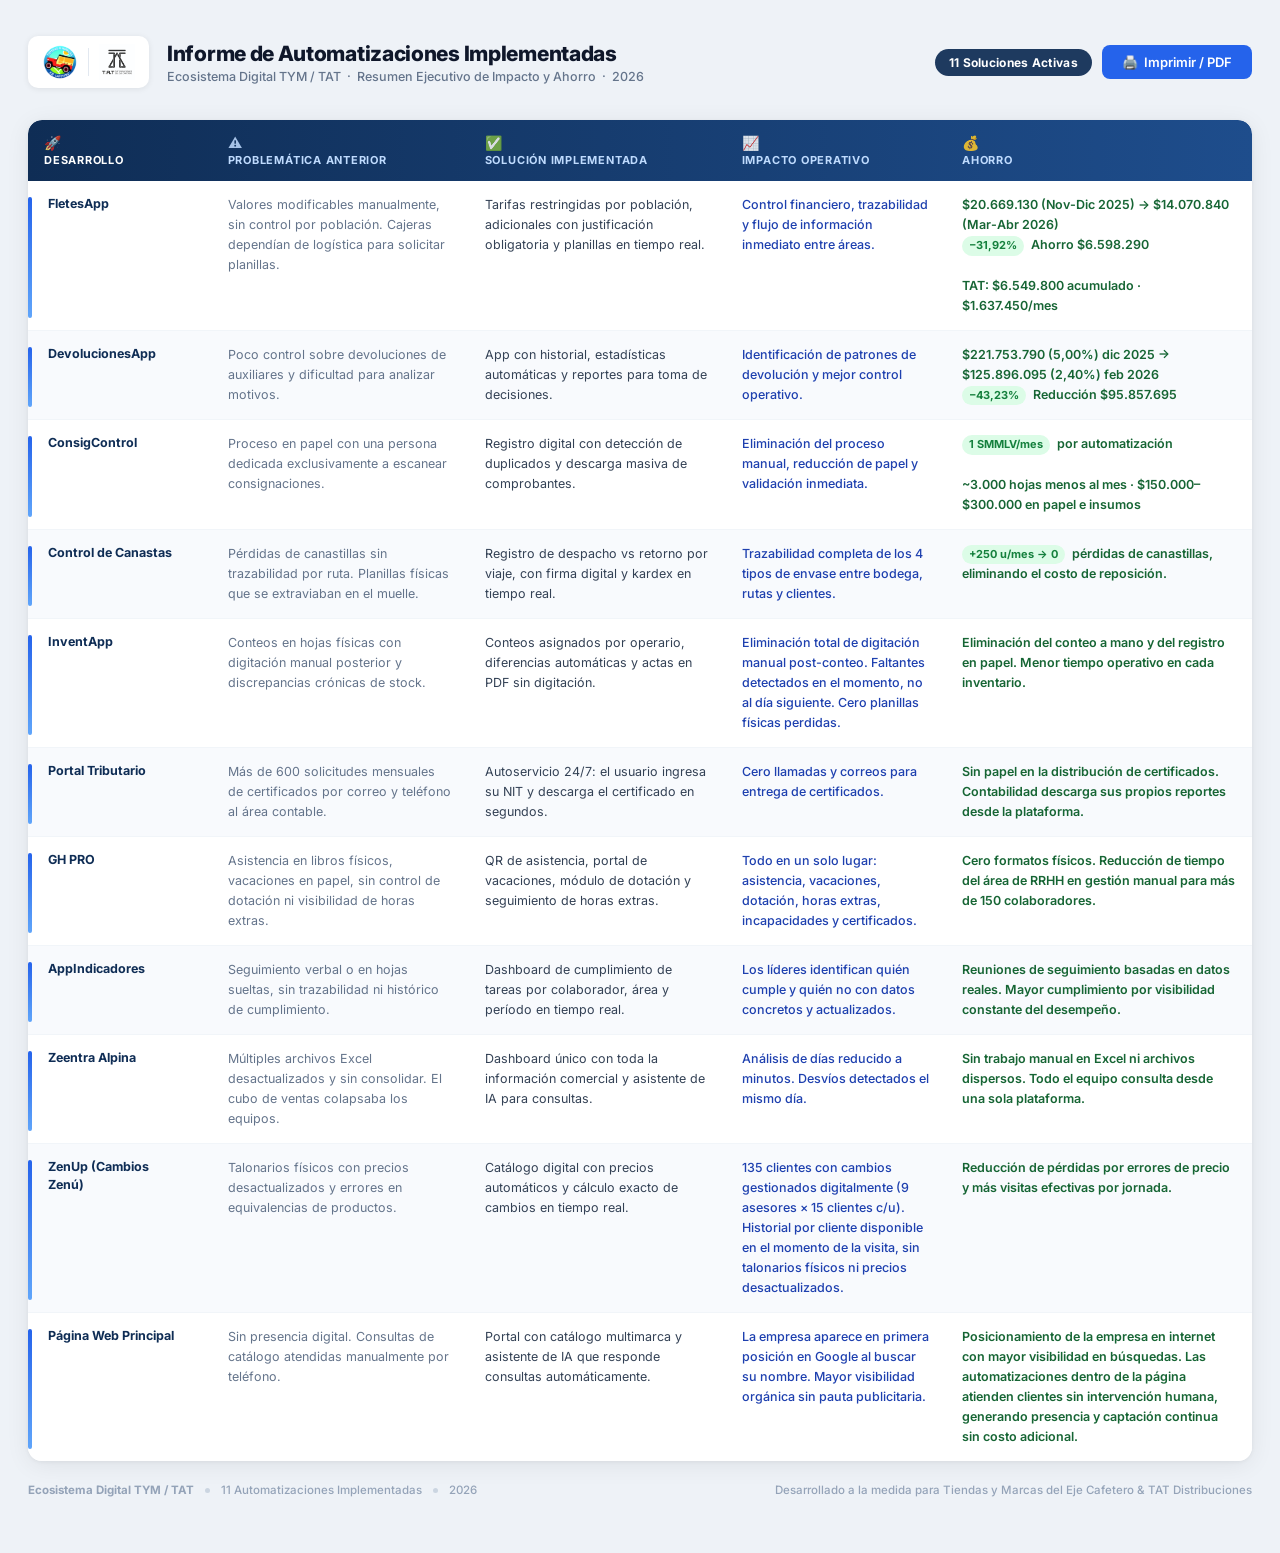
<file: index.html>
<!DOCTYPE html>
<html lang="es">
<head>
  <meta charset="UTF-8">
  <meta name="viewport" content="width=device-width, initial-scale=1.0">
  <title>Informe de Automatizaciones — TYM / TAT</title>

  <!-- PWA & App Icon -->
  <link rel="manifest" href="manifest.json">
  <meta name="theme-color" content="#0f2d55">
  <meta name="mobile-web-app-capable" content="yes">
  <meta name="apple-mobile-web-app-capable" content="yes">
  <meta name="apple-mobile-web-app-status-bar-style" content="black-translucent">
  <meta name="apple-mobile-web-app-title" content="TYM Dashboard">
  <link rel="apple-touch-icon" href="assets/logo-tym-main.png">
  <link rel="icon" type="image/png" href="assets/logo-tym-main.png">
  <link rel="preconnect" href="https://fonts.googleapis.com">
  <link rel="preconnect" href="https://fonts.gstatic.com" crossorigin>
  <link href="https://fonts.googleapis.com/css2?family=Inter:wght@400;500;600;700;800&display=swap" rel="stylesheet">
  <style>
    * { box-sizing: border-box; margin: 0; padding: 0; }

    body {
      font-family: 'Inter', 'Segoe UI', sans-serif;
      font-size: 13px;
      background: #eef2f7;
      color: #1e293b;
      padding: 36px 28px 56px;
    }

    /* ── Header ─────────────────────────────── */
    .page-header {
      display: flex;
      align-items: center;
      justify-content: space-between;
      margin-bottom: 32px;
      flex-wrap: wrap;
      gap: 16px;
    }

    .header-left {
      display: flex;
      align-items: center;
      gap: 18px;
    }

    .logos {
      display: flex;
      align-items: center;
      gap: 10px;
      background: #fff;
      padding: 8px 14px;
      border-radius: 10px;
      box-shadow: 0 1px 6px rgba(0,0,0,0.08);
    }

    .logos img {
      height: 36px;
      object-fit: contain;
    }

    .logos .divider {
      width: 1px;
      height: 28px;
      background: #e2e8f0;
    }

    .header-text h1 {
      font-size: 21px;
      font-weight: 800;
      color: #0f172a;
      letter-spacing: -0.3px;
    }

    .header-text p {
      font-size: 12.5px;
      color: #64748b;
      margin-top: 3px;
      font-weight: 500;
    }

    .header-right {
      display: flex;
      align-items: center;
      gap: 10px;
    }

    .badge-count {
      background: #1e3a5f;
      color: #fff;
      font-size: 12px;
      font-weight: 700;
      padding: 6px 14px;
      border-radius: 20px;
      letter-spacing: 0.3px;
    }

    .btn-print {
      background: #2563eb;
      color: #fff;
      border: none;
      padding: 9px 20px;
      border-radius: 8px;
      font-size: 13px;
      font-weight: 600;
      cursor: pointer;
      display: flex;
      align-items: center;
      gap: 7px;
      transition: background 0.2s, transform 0.1s;
      font-family: inherit;
    }
    .btn-print:hover { background: #1d4ed8; transform: translateY(-1px); }

    /* ── Table wrapper ───────────────────────── */
    .table-wrap {
      overflow-x: auto;
      background: #fff;
      border-radius: 14px;
      box-shadow: 0 4px 24px rgba(0,0,0,0.07), 0 1px 4px rgba(0,0,0,0.05);
    }

    table {
      width: 100%;
      border-collapse: collapse;
      min-width: 960px;
    }

    /* ── Header row ──────────────────────────── */
    thead tr {
      background: linear-gradient(90deg, #0f2d55 0%, #1e4d8c 100%);
    }

    thead th {
      padding: 14px 16px;
      text-align: left;
      font-size: 11px;
      font-weight: 700;
      text-transform: uppercase;
      letter-spacing: 0.07em;
      color: #bfdbfe;
      white-space: nowrap;
    }

    thead th:first-child {
      color: #fff;
      border-radius: 14px 0 0 0;
    }

    thead th:last-child {
      border-radius: 0 14px 0 0;
    }

    /* ── Column widths ───────────────────────── */
    th:nth-child(1) { width: 155px; }
    th:nth-child(2) { width: 21%;  }
    th:nth-child(3) { width: 21%;  }
    th:nth-child(4) { width: 18%;  }
    th:nth-child(5) { width: 25%;  }

    /* ── Body rows ───────────────────────────── */
    tbody tr {
      border-bottom: 1px solid #f1f5f9;
      vertical-align: top;
      transition: background 0.15s;
    }

    tbody tr:last-child { border-bottom: none; }

    tbody tr:nth-child(odd)  { background: #ffffff; }
    tbody tr:nth-child(even) { background: #f8fafd; }
    tbody tr:hover           { background: #eff6ff; }

    td {
      padding: 14px 16px;
      line-height: 1.6;
      color: #475569;
      font-size: 12.5px;
    }

    /* ── App link in proceso cell ─────────────── */
    .app-link {
      display: inline-flex;
      align-items: center;
      gap: 5px;
      color: #0f2d55;
      text-decoration: none;
      font-weight: 700;
      transition: color 0.18s ease;
    }

    .app-link:hover {
      color: #2563eb;
    }

    .app-link .link-icon {
      opacity: 0;
      font-size: 11px;
      transition: opacity 0.18s ease, transform 0.18s ease;
      transform: translateX(-4px);
    }

    .app-link:hover .link-icon {
      opacity: 1;
      transform: translateX(0);
    }

    /* ── Process name cell ───────────────────── */
    .proceso-cell {
      font-weight: 700;
      font-size: 12.5px;
      color: #0f2d55;
      line-height: 1.45;
      position: relative;
      padding-left: 20px !important;
    }

    .proceso-cell::before {
      content: '';
      position: absolute;
      left: 0;
      top: 16px;
      width: 4px;
      height: calc(100% - 28px);
      min-height: 24px;
      background: linear-gradient(180deg, #2563eb, #60a5fa);
      border-radius: 4px;
    }

    /* ── Problemática cell ───────────────────── */
    .problema-cell { color: #64748b; }

    /* ── Solución cell ───────────────────────── */
    .solucion-cell { color: #334155; }

    /* ── Impacto cell ────────────────────────── */
    .impacto-cell {
      color: #1e40af;
      font-weight: 500;
    }

    /* ── Ahorro cell ─────────────────────────── */
    .ahorro-cell {
      font-weight: 600;
      color: #166534;
    }

    .ahorro-cell .num {
      display: inline-block;
      background: #dcfce7;
      color: #15803d;
      font-size: 11px;
      font-weight: 700;
      padding: 1px 7px;
      border-radius: 20px;
      margin-right: 4px;
      white-space: nowrap;
    }

    /* ── Column header accent icons ──────────── */
    thead th .col-icon {
      display: block;
      font-size: 14px;
      margin-bottom: 2px;
      opacity: 0.85;
    }

    /* ── Footer ──────────────────────────────── */
    .page-footer {
      margin-top: 22px;
      display: flex;
      justify-content: space-between;
      align-items: center;
      flex-wrap: wrap;
      gap: 8px;
      font-size: 11.5px;
      color: #94a3b8;
      font-weight: 500;
    }

    .footer-dot {
      display: inline-block;
      width: 5px;
      height: 5px;
      background: #cbd5e1;
      border-radius: 50%;
      margin: 0 8px;
      vertical-align: middle;
    }

    /* ── App Frame Modal ─────────────────────── */
    .frame-overlay {
      display: none;
      position: fixed;
      inset: 0;
      background: rgba(8, 12, 30, 0.82);
      backdrop-filter: blur(6px);
      z-index: 9999;
      align-items: center;
      justify-content: center;
      padding: 20px;
      animation: fadeInOverlay 0.2s ease;
    }

    .frame-overlay.active {
      display: flex;
    }

    @keyframes fadeInOverlay {
      from { opacity: 0; }
      to   { opacity: 1; }
    }

    .frame-modal {
      width: 100%;
      max-width: 1300px;
      height: 90vh;
      background: #0f172a;
      border-radius: 16px;
      overflow: hidden;
      display: flex;
      flex-direction: column;
      box-shadow: 0 32px 80px rgba(0,0,0,0.7), 0 0 0 1px rgba(255,255,255,0.07);
      animation: slideUpModal 0.25s cubic-bezier(0.34, 1.56, 0.64, 1);
    }

    @keyframes slideUpModal {
      from { transform: translateY(40px) scale(0.97); opacity: 0; }
      to   { transform: translateY(0)    scale(1);    opacity: 1; }
    }

    /* Topbar estilo navegador */
    .frame-topbar {
      display: flex;
      align-items: center;
      justify-content: space-between;
      padding: 0 16px;
      height: 46px;
      background: #1e293b;
      border-bottom: 1px solid rgba(255,255,255,0.07);
      flex-shrink: 0;
      gap: 12px;
    }

    .frame-topbar-left {
      display: flex;
      align-items: center;
      gap: 12px;
    }

    .frame-topbar-right {
      display: flex;
      align-items: center;
      gap: 12px;
    }

    .frame-dots {
      display: flex;
      align-items: center;
      gap: 6px;
    }

    .dot {
      width: 12px;
      height: 12px;
      border-radius: 50%;
    }
    .dot-red    { background: #ff5f57; }
    .dot-yellow { background: #febc2e; }
    .dot-green  { background: #28c840; }

    .frame-app-name {
      font-size: 13px;
      font-weight: 700;
      color: #f1f5f9;
      letter-spacing: 0.01em;
    }

    .frame-status {
      display: flex;
      align-items: center;
      gap: 6px;
      background: rgba(16, 185, 129, 0.12);
      border: 1px solid rgba(16, 185, 129, 0.3);
      border-radius: 20px;
      padding: 3px 10px;
      font-size: 11px;
      font-weight: 700;
      color: #10b981;
    }

    .frame-live-dot {
      width: 7px;
      height: 7px;
      border-radius: 50%;
      background: #10b981;
      box-shadow: 0 0 6px #10b981;
      animation: pulse-dot 1.6s ease-in-out infinite;
    }

    @keyframes pulse-dot {
      0%, 100% { opacity: 1; transform: scale(1); }
      50%       { opacity: 0.5; transform: scale(0.8); }
    }

    .frame-close-btn {
      background: rgba(255,255,255,0.08);
      border: 1px solid rgba(255,255,255,0.1);
      color: #94a3b8;
      width: 28px;
      height: 28px;
      border-radius: 8px;
      cursor: pointer;
      font-size: 13px;
      display: flex;
      align-items: center;
      justify-content: center;
      transition: background 0.15s, color 0.15s;
      line-height: 1;
    }

    .frame-close-btn:hover {
      background: #ef4444;
      color: #fff;
      border-color: #ef4444;
    }

    /* Body con iframe */
    .frame-body {
      flex: 1;
      position: relative;
      overflow: hidden;
    }

    .app-iframe {
      width: 100%;
      height: 100%;
      border: none;
      display: block;
      background: #fff;
    }

    /* Loader spinner */
    .frame-loader {
      position: absolute;
      inset: 0;
      background: #0f172a;
      display: flex;
      flex-direction: column;
      align-items: center;
      justify-content: center;
      gap: 16px;
      color: #64748b;
      font-size: 13px;
      font-weight: 600;
      z-index: 2;
    }

    .loader-spinner {
      width: 36px;
      height: 36px;
      border: 3px solid rgba(56, 189, 248, 0.15);
      border-top-color: #38bdf8;
      border-radius: 50%;
      animation: spin 0.7s linear infinite;
    }

    @keyframes spin {
      to { transform: rotate(360deg); }
    }

    /* ── Print ───────────────────────────────── */
    @media print {
      body { background: #fff; padding: 8px; }
      .btn-print, .badge-count { display: none; }
      .table-wrap { box-shadow: none; border-radius: 0; }
      thead tr {
        background: #0f2d55 !important;
        -webkit-print-color-adjust: exact;
        print-color-adjust: exact;
      }
      tbody tr:nth-child(even) {
        background: #f8fafd !important;
        -webkit-print-color-adjust: exact;
        print-color-adjust: exact;
      }
      .proceso-cell::before {
        -webkit-print-color-adjust: exact;
        print-color-adjust: exact;
      }
      .ahorro-cell .num {
        background: #dcfce7 !important;
        -webkit-print-color-adjust: exact;
        print-color-adjust: exact;
      }
      table { font-size: 10.5px; min-width: unset; }
      td, th { padding: 9px 11px; }
      .page-header { margin-bottom: 16px; }
    }
  </style>
</head>
<body>

  <!-- ── Header ── -->
  <div class="page-header">
    <div class="header-left">
      <div class="logos">
        <img src="assets/logo-tym.png" alt="TYM" onerror="this.style.display='none'">
        <div class="divider"></div>
        <img src="assets/logo-tat.jpg" alt="TAT" onerror="this.style.display='none'">
      </div>
      <div class="header-text">
        <h1>Informe de Automatizaciones Implementadas</h1>
        <p>Ecosistema Digital TYM / TAT &nbsp;·&nbsp; Resumen Ejecutivo de Impacto y Ahorro &nbsp;·&nbsp; 2026</p>
      </div>
    </div>
    <div class="header-right">
      <span class="badge-count">11 Soluciones Activas</span>
      <button class="btn-print" onclick="window.print()">
        🖨️&nbsp; Imprimir / PDF
      </button>
    </div>
  </div>

  <!-- ── Table ── -->
  <div class="table-wrap">
    <table>
      <thead>
        <tr>
          <th><span class="col-icon">🚀</span>Desarrollo</th>
          <th><span class="col-icon">⚠️</span>Problemática Anterior</th>
          <th><span class="col-icon">✅</span>Solución Implementada</th>
          <th><span class="col-icon">📈</span>Impacto Operativo</th>
          <th><span class="col-icon">💰</span>Ahorro</th>
        </tr>
      </thead>
      <tbody>

        <tr>
          <td class="proceso-cell"><a class="app-link" href="#" data-app="fletesapp" data-url="https://fletes.tiendasymarcaseje.com/" onclick="openAppFrame(event, 'FletesApp', 'https://fletes.tiendasymarcaseje.com/')">FletesApp <span class="link-icon">↗</span></a></td>
          <td class="problema-cell">Valores modificables manualmente, sin control por población. Cajeras dependían de logística para solicitar planillas.</td>
          <td class="solucion-cell">Tarifas restringidas por población, adicionales con justificación obligatoria y planillas en tiempo real.</td>
          <td class="impacto-cell">Control financiero, trazabilidad y flujo de información inmediato entre áreas.</td>
          <td class="ahorro-cell">
            $20.669.130 (Nov-Dic 2025) → $14.070.840 (Mar-Abr 2026)<br>
            <span class="num">−31,92%</span> Ahorro $6.598.290<br><br>
            TAT: $6.549.800 acumulado · $1.637.450/mes
          </td>
        </tr>

        <tr>
          <td class="proceso-cell"><a class="app-link" href="#" data-app="devoluciones" data-url="https://devoluciones.tiendasymarcaseje.com/" onclick="openAppFrame(event, 'DevolucionesApp', 'https://devoluciones.tiendasymarcaseje.com/')">DevolucionesApp <span class="link-icon">↗</span></a></td>
          <td class="problema-cell">Poco control sobre devoluciones de auxiliares y dificultad para analizar motivos.</td>
          <td class="solucion-cell">App con historial, estadísticas automáticas y reportes para toma de decisiones.</td>
          <td class="impacto-cell">Identificación de patrones de devolución y mejor control operativo.</td>
          <td class="ahorro-cell">
            $221.753.790 (5,00%) dic 2025 → $125.896.095 (2,40%) feb 2026<br>
            <span class="num">−43,23%</span> Reducción $95.857.695
          </td>
        </tr>

        <tr>
          <td class="proceso-cell"><a class="app-link" href="#" data-app="consignaciones" data-url="https://consigcontrol.tiendasymarcaseje.com/" onclick="openAppFrame(event, 'ConsigControl', 'https://consigcontrol.tiendasymarcaseje.com/')">ConsigControl <span class="link-icon">↗</span></a></td>
          <td class="problema-cell">Proceso en papel con una persona dedicada exclusivamente a escanear consignaciones.</td>
          <td class="solucion-cell">Registro digital con detección de duplicados y descarga masiva de comprobantes.</td>
          <td class="impacto-cell">Eliminación del proceso manual, reducción de papel y validación inmediata.</td>
          <td class="ahorro-cell">
            <span class="num">1 SMMLV/mes</span> por automatización<br><br>
            ~3.000 hojas menos al mes · $150.000–$300.000 en papel e insumos
          </td>
        </tr>

        <tr>
          <td class="proceso-cell"><a class="app-link" href="#" data-app="canastillas" data-url="https://canastappalpina.vercel.app/" onclick="openAppFrame(event, 'Control de Canastas', 'https://canastappalpina.vercel.app/')">Control de Canastas <span class="link-icon">↗</span></a></td>
          <td class="problema-cell">Pérdidas de canastillas sin trazabilidad por ruta. Planillas físicas que se extraviaban en el muelle.</td>
          <td class="solucion-cell">Registro de despacho vs retorno por viaje, con firma digital y kardex en tiempo real.</td>
          <td class="impacto-cell">Trazabilidad completa de los 4 tipos de envase entre bodega, rutas y clientes.</td>
          <td class="ahorro-cell">
            <span class="num">+250 u/mes → 0</span> pérdidas de canastillas, eliminando el costo de reposición.
          </td>
        </tr>

        <tr>
          <td class="proceso-cell"><a class="app-link" href="#" data-app="inventapp" data-url="https://invent-app-blond.vercel.app/" onclick="openAppFrame(event, 'InventApp', 'https://invent-app-blond.vercel.app/')">InventApp <span class="link-icon">↗</span></a></td>
          <td class="problema-cell">Conteos en hojas físicas con digitación manual posterior y discrepancias crónicas de stock.</td>
          <td class="solucion-cell">Conteos asignados por operario, diferencias automáticas y actas en PDF sin digitación.</td>
          <td class="impacto-cell">Eliminación total de digitación manual post-conteo. Faltantes detectados en el momento, no al día siguiente. Cero planillas físicas perdidas.</td>
          <td class="ahorro-cell">Eliminación del conteo a mano y del registro en papel. Menor tiempo operativo en cada inventario.</td>
        </tr>

        <tr>
          <td class="proceso-cell"><a class="app-link" href="#" data-app="portal_tributario" data-url="https://portaltributario.tiendasymarcaseje.com/" onclick="openAppFrame(event, 'Portal Tributario', 'https://portaltributario.tiendasymarcaseje.com/')">Portal Tributario <span class="link-icon">↗</span></a></td>
          <td class="problema-cell">Más de 600 solicitudes mensuales de certificados por correo y teléfono al área contable.</td>
          <td class="solucion-cell">Autoservicio 24/7: el usuario ingresa su NIT y descarga el certificado en segundos.</td>
          <td class="impacto-cell">Cero llamadas y correos para entrega de certificados.</td>
          <td class="ahorro-cell">Sin papel en la distribución de certificados. Contabilidad descarga sus propios reportes desde la plataforma.</td>
        </tr>

        <tr>
          <td class="proceso-cell"><a class="app-link" href="#" data-app="app_gh" data-url="https://ghprotym.vercel.app/" onclick="openAppFrame(event, 'GH PRO', 'https://ghprotym.vercel.app/')">GH PRO <span class="link-icon">↗</span></a></td>
          <td class="problema-cell">Asistencia en libros físicos, vacaciones en papel, sin control de dotación ni visibilidad de horas extras.</td>
          <td class="solucion-cell">QR de asistencia, portal de vacaciones, módulo de dotación y seguimiento de horas extras.</td>
          <td class="impacto-cell">Todo en un solo lugar: asistencia, vacaciones, dotación, horas extras, incapacidades y certificados.</td>
          <td class="ahorro-cell">Cero formatos físicos. Reducción de tiempo del área de RRHH en gestión manual para más de 150 colaboradores.</td>
        </tr>

        <tr>
          <td class="proceso-cell"><a class="app-link" href="#" data-app="app_indicadores" data-url="https://zentra.tiendasymarcaseje.com/" onclick="openAppFrame(event, 'AppIndicadores', 'https://zentra.tiendasymarcaseje.com/')">AppIndicadores <span class="link-icon">↗</span></a></td>
          <td class="problema-cell">Seguimiento verbal o en hojas sueltas, sin trazabilidad ni histórico de cumplimiento.</td>
          <td class="solucion-cell">Dashboard de cumplimiento de tareas por colaborador, área y período en tiempo real.</td>
          <td class="impacto-cell">Los líderes identifican quién cumple y quién no con datos concretos y actualizados.</td>
          <td class="ahorro-cell">Reuniones de seguimiento basadas en datos reales. Mayor cumplimiento por visibilidad constante del desempeño.</td>
        </tr>

        <tr>
          <td class="proceso-cell"><a class="app-link" href="#" data-app="zentra_alpina" data-url="https://zentra-alpina.vercel.app/" onclick="openAppFrame(event, 'Zeentra Alpina', 'https://zentra-alpina.vercel.app/')">Zeentra Alpina <span class="link-icon">↗</span></a></td>
          <td class="problema-cell">Múltiples archivos Excel desactualizados y sin consolidar. El cubo de ventas colapsaba los equipos.</td>
          <td class="solucion-cell">Dashboard único con toda la información comercial y asistente de IA para consultas.</td>
          <td class="impacto-cell">Análisis de días reducido a minutos. Desvíos detectados el mismo día.</td>
          <td class="ahorro-cell">Sin trabajo manual en Excel ni archivos dispersos. Todo el equipo consulta desde una sola plataforma.</td>
        </tr>

        <tr>
          <td class="proceso-cell"><a class="app-link" href="#" data-app="cambios_zenu" data-url="https://zen-up-psi.vercel.app/" onclick="openAppFrame(event, 'ZenUp (Cambios Zenú)', 'https://zen-up-psi.vercel.app/')">ZenUp (Cambios Zenú) <span class="link-icon">↗</span></a></td>
          <td class="problema-cell">Talonarios físicos con precios desactualizados y errores en equivalencias de productos.</td>
          <td class="solucion-cell">Catálogo digital con precios automáticos y cálculo exacto de cambios en tiempo real.</td>
          <td class="impacto-cell">135 clientes con cambios gestionados digitalmente (9 asesores × 15 clientes c/u). Historial por cliente disponible en el momento de la visita, sin talonarios físicos ni precios desactualizados.</td>
          <td class="ahorro-cell">Reducción de pérdidas por errores de precio y más visitas efectivas por jornada.</td>
        </tr>

        <tr>
          <td class="proceso-cell"><a class="app-link" href="https://www.tiendasymarcaseje.com" target="_blank" rel="noopener noreferrer" onclick="handleWebPrincipal(event)">Página Web Principal <span class="link-icon">↗</span></a></td>
          <td class="problema-cell">Sin presencia digital. Consultas de catálogo atendidas manualmente por teléfono.</td>
          <td class="solucion-cell">Portal con catálogo multimarca y asistente de IA que responde consultas automáticamente.</td>
          <td class="impacto-cell">La empresa aparece en primera posición en Google al buscar su nombre. Mayor visibilidad orgánica sin pauta publicitaria.</td>
          <td class="ahorro-cell">Posicionamiento de la empresa en internet con mayor visibilidad en búsquedas. Las automatizaciones dentro de la página atienden clientes sin intervención humana, generando presencia y captación continua sin costo adicional.</td>
        </tr>

      </tbody>
    </table>
  </div>

  <!-- ── App Frame Modal ── -->
  <div id="appFrameOverlay" class="frame-overlay" onclick="closeAppFrame(event)">
    <div class="frame-modal">
      <div class="frame-topbar">
        <div class="frame-topbar-left">
          <div class="frame-dots">
            <span class="dot dot-red"></span>
            <span class="dot dot-yellow"></span>
            <span class="dot dot-green"></span>
          </div>
          <span class="frame-app-name" id="frameAppName">App</span>
        </div>
        <div class="frame-topbar-right">
          <div class="frame-status">
            <span class="frame-live-dot"></span>
            <span>En Producción</span>
          </div>
          <button class="frame-close-btn" onclick="closeAppFrame(null)" title="Cerrar">✕</button>
        </div>
      </div>
      <div class="frame-body">
        <div class="frame-loader" id="frameLoader">
          <div class="loader-spinner"></div>
          <span>Cargando aplicación…</span>
        </div>
        <iframe id="appIframe" class="app-iframe" src="" frameborder="0" allowfullscreen
          onload="document.getElementById('frameLoader').style.display='none'"></iframe>
      </div>
    </div>
  </div>

  <!-- ── Footer ── -->
  <div class="page-footer">
    <span>
      <strong>Ecosistema Digital TYM / TAT</strong>
      <span class="footer-dot"></span>
      11 Automatizaciones Implementadas
      <span class="footer-dot"></span>
      2026
    </span>
    <span>Desarrollado a la medida para Tiendas y Marcas del Eje Cafetero &amp; TAT Distribuciones</span>
  </div>

  <script>
    function handleWebPrincipal(event) {
      // Si estamos en local (localhost), usar el proxy con iframe
      if (window.location.hostname === 'localhost' || window.location.hostname === '127.0.0.1') {
        event.preventDefault();
        openAppFrame(event, 'Página Web Principal', '/proxy?url=https://www.tiendasymarcaseje.com');
      }
      // Si estamos en Vercel u otro host, el href abre en nueva pestaña (comportamiento por defecto)
    }

    function openAppFrame(event, appName, url) {
      event.preventDefault();
      const overlay  = document.getElementById('appFrameOverlay');
      const iframe   = document.getElementById('appIframe');
      const nameEl   = document.getElementById('frameAppName');
      const loader   = document.getElementById('frameLoader');

      nameEl.textContent   = appName;
      loader.style.display = 'flex';
      iframe.src           = url;

      overlay.classList.add('active');
      document.body.style.overflow = 'hidden';
    }

    function closeAppFrame(event) {
      // Si vino de click en el overlay, solo cierra si el click fue en el fondo
      if (event && event.target !== document.getElementById('appFrameOverlay')) return;

      const overlay = document.getElementById('appFrameOverlay');
      const iframe  = document.getElementById('appIframe');

      overlay.classList.remove('active');
      iframe.src = '';
      document.body.style.overflow = '';
    }

    // Cerrar con Escape
    document.addEventListener('keydown', (e) => {
      if (e.key === 'Escape') closeAppFrame(null);
    });
  </script>
</body>
</html>
</file>
